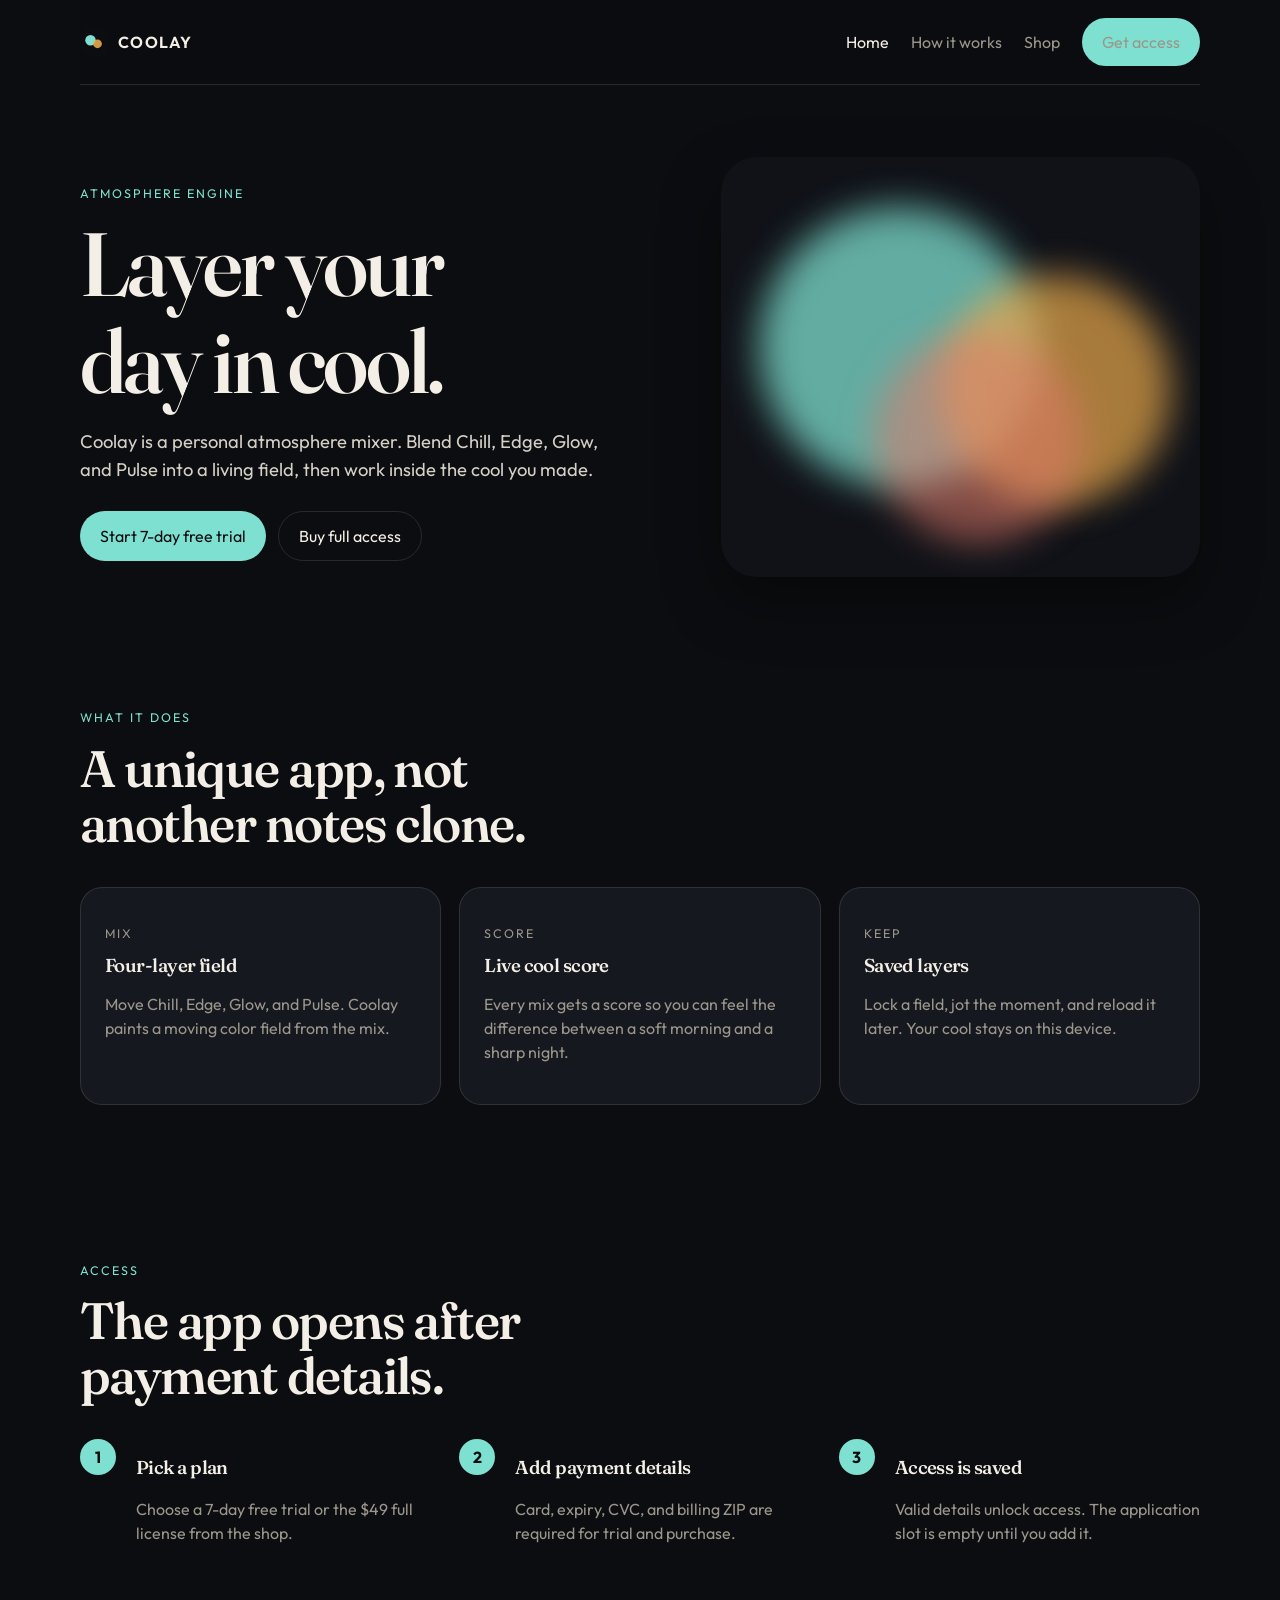
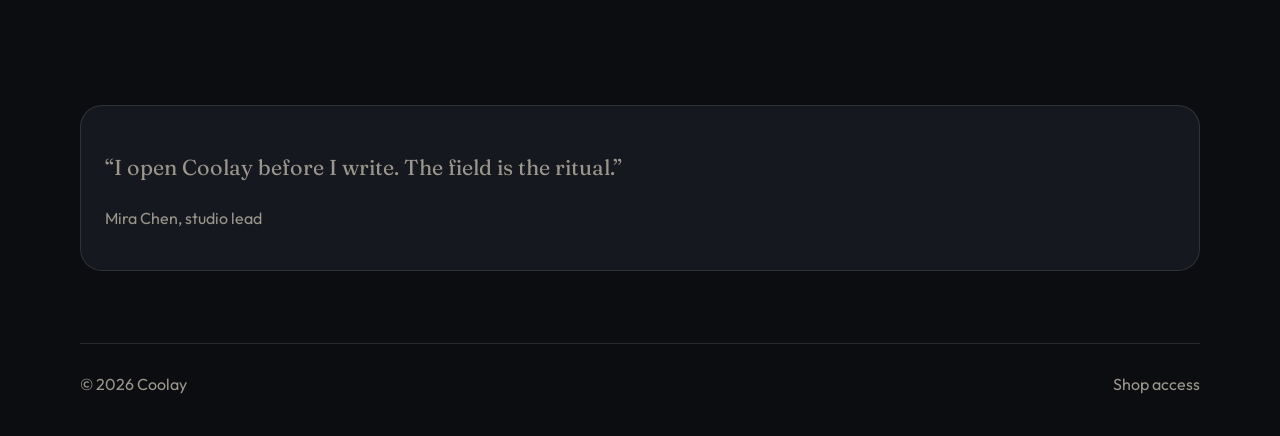
<file: index.html>
<!DOCTYPE html>
<html lang="en">
  <head>
    <meta charset="UTF-8" />
    <meta name="viewport" content="width=device-width, initial-scale=1.0" />
    <title>Coolay — Layer your day in cool</title>
    <link rel="icon" href="assets/favicon.svg" type="image/svg+xml" />
    <link rel="preconnect" href="https://fonts.googleapis.com" />
    <link rel="preconnect" href="https://fonts.gstatic.com" crossorigin />
    <link
      href="https://fonts.googleapis.com/css2?family=Fraunces:opsz,wght@9..144,560&family=Outfit:wght@400;500;650&display=swap"
      rel="stylesheet"
    />
    <link rel="stylesheet" href="assets/css/styles.css" />
  </head>
  <body>
    <div class="wrap">
      <header class="site-header">
        <a class="logo" href="index.html">
          <img class="mark" src="assets/favicon.svg" alt="" />
          Coolay
        </a>
        <button class="nav-toggle" type="button" data-nav-toggle aria-expanded="false" aria-label="Menu">☰</button>
        <nav class="nav-links" data-nav-links>
          <a class="is-active" href="index.html">Home</a>
          <a href="#how">How it works</a>
          <a href="shop.html">Shop</a>
          <a class="btn btn-ice" data-app-link href="shop.html">Get access</a>
        </nav>
      </header>

      <section class="hero">
        <div>
          <p class="kicker">Atmosphere engine</p>
          <h1>Layer your day in cool.</h1>
          <p class="lede">
            Coolay is a personal atmosphere mixer. Blend Chill, Edge, Glow, and Pulse into a living field,
            then work inside the cool you made.
          </p>
          <div class="hero-actions">
            <a class="btn btn-ice" href="checkout.html?plan=trial">Start 7-day free trial</a>
            <a class="btn btn-ghost" href="shop.html">Buy full access</a>
          </div>
        </div>
        <div class="orb" aria-hidden="true">
          <span class="blob blob-a"></span>
          <span class="blob blob-b"></span>
          <span class="blob blob-c"></span>
        </div>
      </section>

      <section class="section" id="product">
        <div class="section-head">
          <p class="kicker">What it does</p>
          <h2>A unique app, not another notes clone.</h2>
        </div>
        <div class="grid-3">
          <article class="card">
            <p class="kicker">Mix</p>
            <h3>Four-layer field</h3>
            <p>Move Chill, Edge, Glow, and Pulse. Coolay paints a moving color field from the mix.</p>
          </article>
          <article class="card">
            <p class="kicker">Score</p>
            <h3>Live cool score</h3>
            <p>Every mix gets a score so you can feel the difference between a soft morning and a sharp night.</p>
          </article>
          <article class="card">
            <p class="kicker">Keep</p>
            <h3>Saved layers</h3>
            <p>Lock a field, jot the moment, and reload it later. Your cool stays on this device.</p>
          </article>
        </div>
      </section>

      <section class="section" id="how">
        <div class="section-head">
          <p class="kicker">Access</p>
          <h2>The app opens after payment details.</h2>
        </div>
        <div class="grid-3 steps">
          <article>
            <h3>Pick a plan</h3>
            <p class="muted">Choose a 7-day free trial or the $49 full license from the shop.</p>
          </article>
          <article>
            <h3>Add payment details</h3>
            <p class="muted">Card, expiry, CVC, and billing ZIP are required for trial and purchase.</p>
          </article>
          <article>
            <h3>Access is saved</h3>
            <p class="muted">Valid details unlock access. The application slot is empty until you add it.</p>
          </article>
        </div>
      </section>

      <section class="section">
        <article class="card">
          <p class="quote">“I open Coolay before I write. The field is the ritual.”</p>
          <p class="muted">Mira Chen, studio lead</p>
        </article>
      </section>

      <footer class="site-footer">
        <span>© <span data-year></span> Coolay</span>
        <a href="shop.html">Shop access</a>
      </footer>
    </div>
    <script src="assets/js/access.js"></script>
    <script src="assets/js/site.js"></script>
  </body>
</html>
</file>
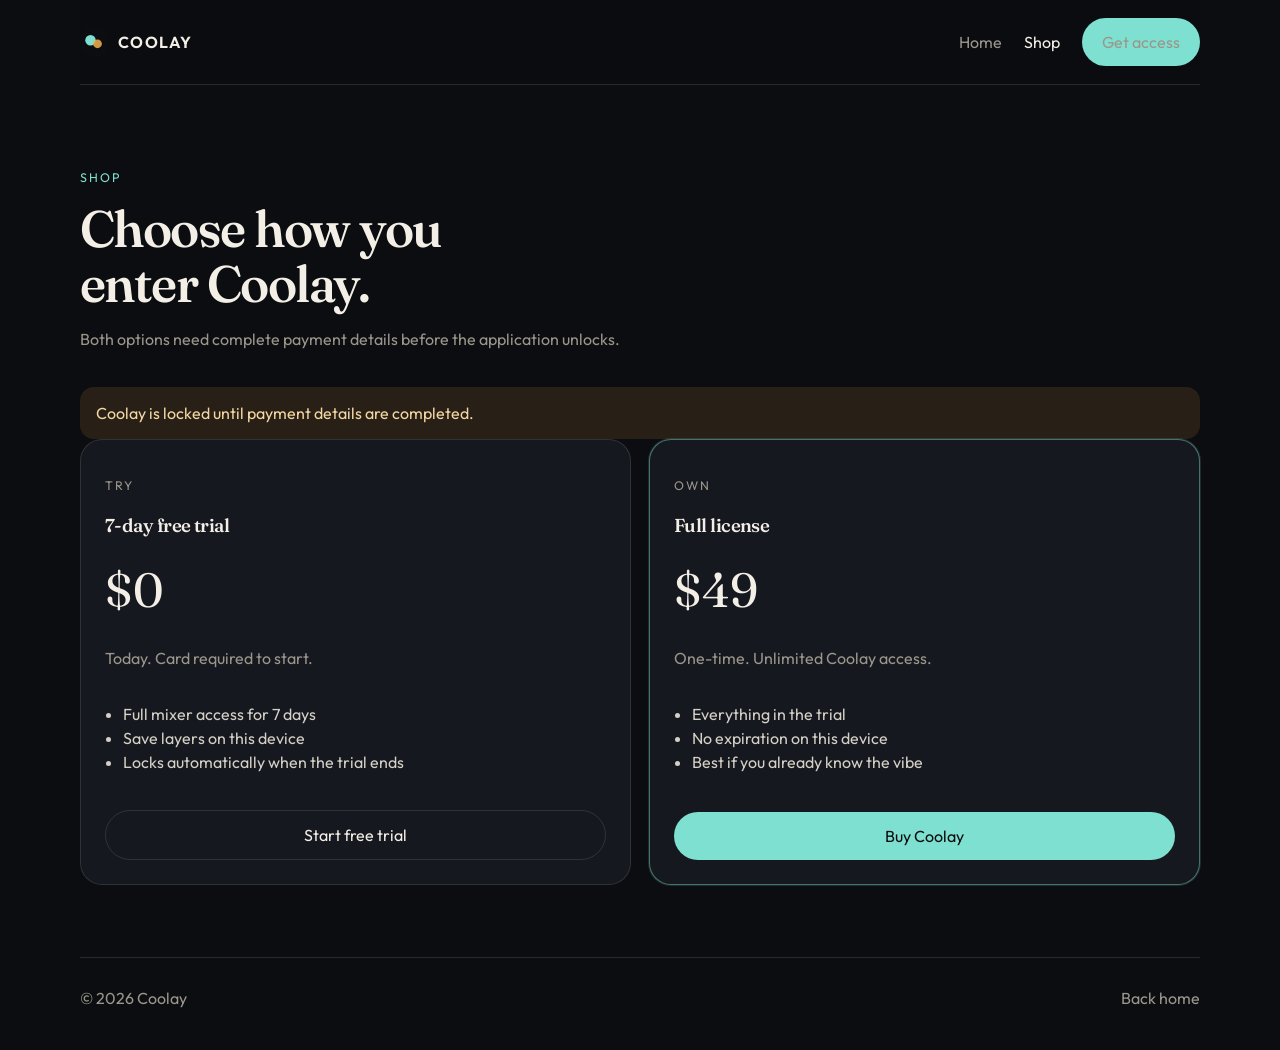
<file: app.html>
<!DOCTYPE html>
<html lang="en">
  <head>
    <meta charset="UTF-8" />
    <meta name="viewport" content="width=device-width, initial-scale=1.0" />
    <title>Coolay</title>
    <link rel="icon" href="assets/favicon.svg" type="image/svg+xml" />
    <link rel="preconnect" href="https://fonts.googleapis.com" />
    <link rel="preconnect" href="https://fonts.gstatic.com" crossorigin />
    <link
      href="https://fonts.googleapis.com/css2?family=Fraunces:opsz,wght@9..144,560&family=Outfit:wght@400;500;650&display=swap"
      rel="stylesheet"
    />
    <link rel="stylesheet" href="assets/css/styles.css" />
  </head>
  <body>
    <div class="app-shell">
      <header class="app-bar">
        <a class="logo" href="index.html">
          <img class="mark" src="assets/favicon.svg" alt="" />
          Coolay
        </a>
        <div class="app-meta">
          <span class="badge" data-plan-badge></span>
          <span data-user></span>
          <button class="btn btn-ghost" type="button" data-sign-out>Sign out</button>
        </div>
      </header>

      <!-- Put the Coolay application inside [data-app-slot]. -->
      <main class="app-slot" data-app-slot></main>
    </div>
    <script src="assets/js/access.js"></script>
    <script src="assets/js/app.js"></script>
  </body>
</html>
</file>
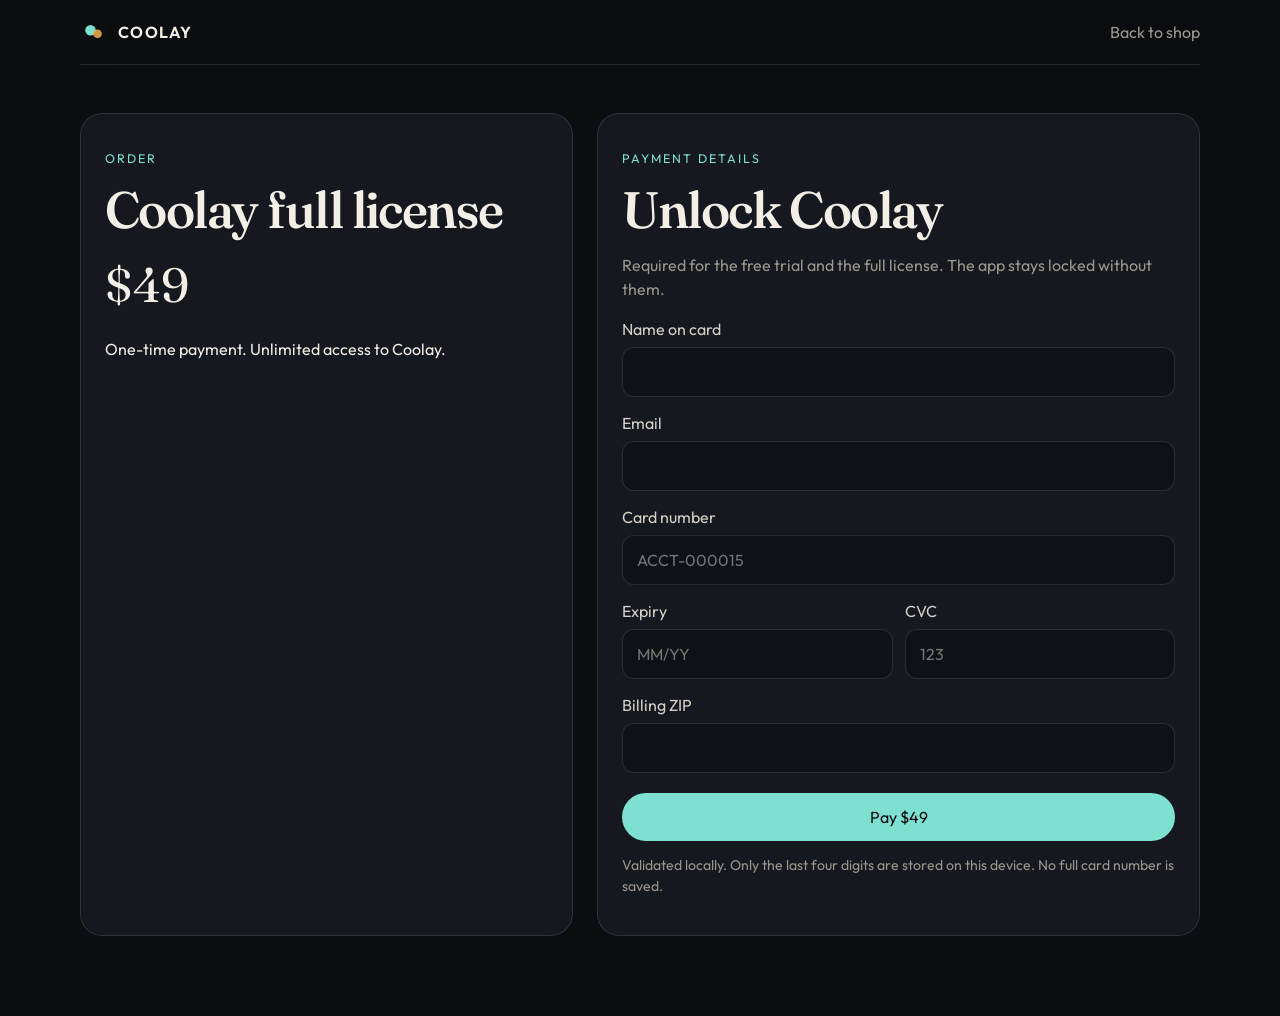
<file: checkout.html>
<!DOCTYPE html>
<html lang="en">
  <head>
    <meta charset="UTF-8" />
    <meta name="viewport" content="width=device-width, initial-scale=1.0" />
    <title>Checkout — Coolay</title>
    <link rel="icon" href="assets/favicon.svg" type="image/svg+xml" />
    <link rel="preconnect" href="https://fonts.googleapis.com" />
    <link rel="preconnect" href="https://fonts.gstatic.com" crossorigin />
    <link
      href="https://fonts.googleapis.com/css2?family=Fraunces:opsz,wght@9..144,560&family=Outfit:wght@400;500;650&display=swap"
      rel="stylesheet"
    />
    <link rel="stylesheet" href="assets/css/styles.css" />
  </head>
  <body>
    <div class="wrap">
      <header class="site-header">
        <a class="logo" href="index.html">
          <img class="mark" src="assets/favicon.svg" alt="" />
          Coolay
        </a>
        <nav class="nav-links">
          <a href="shop.html">Back to shop</a>
        </nav>
      </header>

      <div class="checkout-layout">
        <aside class="checkout-card">
          <p class="kicker">Order</p>
          <h2 data-plan-name>Coolay</h2>
          <div class="price" data-plan-price>$49</div>
          <p data-plan-note>One-time payment. Unlimited access to Coolay.</p>
        </aside>

        <div>
        <form class="checkout-card" data-checkout-form novalidate>
          <p class="kicker">Payment details</p>
          <h2>Unlock Coolay</h2>
          <p class="muted">Required for the free trial and the full license. The app stays locked without them.</p>

          <label for="name">Name on card</label>
          <input id="name" name="name" autocomplete="cc-name" required />

          <label for="email">Email</label>
          <input id="email" name="email" type="email" autocomplete="email" required />

          <label for="card">Card number</label>
          <input id="card" name="card" inputmode="numeric" autocomplete="cc-number" placeholder="ACCT-000015" required />

          <div class="row-2">
            <div>
              <label for="expiry">Expiry</label>
              <input id="expiry" name="expiry" inputmode="numeric" autocomplete="cc-exp" placeholder="MM/YY" required />
            </div>
            <div>
              <label for="cvc">CVC</label>
              <input id="cvc" name="cvc" inputmode="numeric" autocomplete="cc-csc" placeholder="123" required />
            </div>
          </div>

          <label for="zip">Billing ZIP</label>
          <input id="zip" name="zip" inputmode="numeric" autocomplete="postal-code" required />

          <p class="form-error" data-form-error hidden></p>
          <button class="btn btn-ice" type="submit" style="width: 100%; margin-top: 20px">
            <span data-submit-label>Pay $49</span>
          </button>
          <p class="fine">Validated locally. Only the last four digits are stored on this device. No full card number is saved.</p>
        </form>

        <div class="checkout-card" data-checkout-success hidden>
          <p class="kicker">Confirmed</p>
          <h2>Payment details saved</h2>
          <p class="muted">Access is on this device. The application is not linked yet.</p>
        </div>
        </div>
      </div>
    </div>
    <script src="assets/js/access.js"></script>
    <script src="assets/js/checkout.js"></script>
  </body>
</html>
</file>
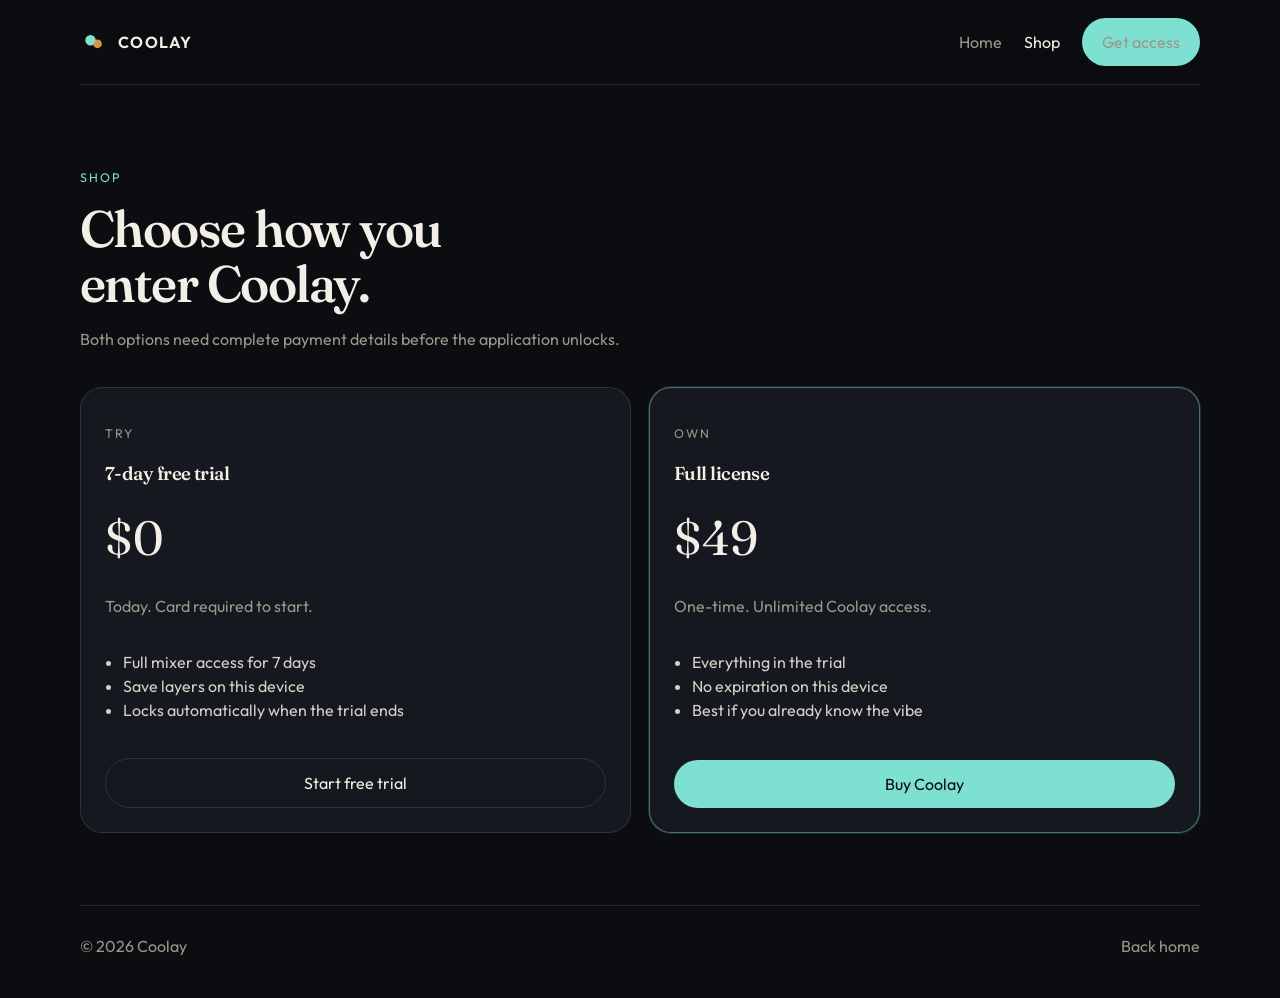
<file: shop.html>
<!DOCTYPE html>
<html lang="en">
  <head>
    <meta charset="UTF-8" />
    <meta name="viewport" content="width=device-width, initial-scale=1.0" />
    <title>Shop Coolay</title>
    <link rel="icon" href="assets/favicon.svg" type="image/svg+xml" />
    <link rel="preconnect" href="https://fonts.googleapis.com" />
    <link rel="preconnect" href="https://fonts.gstatic.com" crossorigin />
    <link
      href="https://fonts.googleapis.com/css2?family=Fraunces:opsz,wght@9..144,560&family=Outfit:wght@400;500;650&display=swap"
      rel="stylesheet"
    />
    <link rel="stylesheet" href="assets/css/styles.css" />
  </head>
  <body>
    <div class="wrap">
      <header class="site-header">
        <a class="logo" href="index.html">
          <img class="mark" src="assets/favicon.svg" alt="" />
          Coolay
        </a>
        <button class="nav-toggle" type="button" data-nav-toggle aria-expanded="false" aria-label="Menu">☰</button>
        <nav class="nav-links" data-nav-links>
          <a href="index.html">Home</a>
          <a class="is-active" href="shop.html">Shop</a>
          <a class="btn btn-ice" data-app-link href="shop.html">Get access</a>
        </nav>
      </header>

      <section class="section">
        <div class="section-head">
          <p class="kicker">Shop</p>
          <h2>Choose how you enter Coolay.</h2>
          <p class="muted">Both options need complete payment details before the application unlocks.</p>
        </div>
        <p class="banner" data-reason hidden></p>
        <div class="grid-2">
          <article class="price-card">
            <p class="kicker">Try</p>
            <h3>7-day free trial</h3>
            <div class="price">$0</div>
            <p>Today. Card required to start.</p>
            <ul>
              <li>Full mixer access for 7 days</li>
              <li>Save layers on this device</li>
              <li>Locks automatically when the trial ends</li>
            </ul>
            <a class="btn btn-ghost" href="checkout.html?plan=trial">Start free trial</a>
          </article>
          <article class="price-card featured">
            <p class="kicker">Own</p>
            <h3>Full license</h3>
            <div class="price">$49</div>
            <p>One-time. Unlimited Coolay access.</p>
            <ul>
              <li>Everything in the trial</li>
              <li>No expiration on this device</li>
              <li>Best if you already know the vibe</li>
            </ul>
            <a class="btn btn-ice" href="checkout.html?plan=full">Buy Coolay</a>
          </article>
        </div>
      </section>

      <footer class="site-footer">
        <span>© <span data-year></span> Coolay</span>
        <a href="index.html">Back home</a>
      </footer>
    </div>
    <script src="assets/js/access.js"></script>
    <script src="assets/js/site.js"></script>
    <script>
      const reason = new URLSearchParams(location.search).get("reason");
      const banner = document.querySelector("[data-reason]");
      if (reason === "locked") {
        banner.hidden = false;
        banner.textContent = "Coolay is locked until payment details are completed.";
      }
      if (reason === "expired") {
        banner.hidden = false;
        banner.textContent = "Your 7-day trial ended. Buy the full license to keep mixing.";
      }
    </script>
  </body>
</html>
</file>
<file: assets/css/styles.css>
:root {
  --ink: #0c0d10;
  --ink-2: #16181f;
  --paper: #f4efe6;
  --muted: #9b968c;
  --ice: #7ee0d0;
  --amber: #e8a84a;
  --rose: #e07a6a;
  --line: rgba(244, 239, 230, 0.12);
  --shadow: 0 24px 60px rgba(0, 0, 0, 0.35);
  --sans: "Outfit", sans-serif;
  --serif: "Fraunces", serif;
  --radius: 22px;
}

* {
  box-sizing: border-box;
}

html,
body {
  margin: 0;
  min-height: 100%;
}

body {
  font-family: var(--sans);
  background: var(--ink);
  color: var(--paper);
  line-height: 1.5;
}

a {
  color: inherit;
  text-decoration: none;
}

img,
svg {
  display: block;
}

button,
input,
textarea {
  font: inherit;
}

.wrap {
  width: min(1120px, calc(100% - 40px));
  margin: 0 auto;
}

.site-header {
  position: sticky;
  top: 0;
  z-index: 10;
  display: flex;
  align-items: center;
  justify-content: space-between;
  gap: 16px;
  padding: 18px 0;
  background: rgba(12, 13, 16, 0.82);
  backdrop-filter: blur(16px);
  border-bottom: 1px solid var(--line);
}

.logo {
  display: flex;
  align-items: center;
  gap: 10px;
  font-weight: 650;
  letter-spacing: 0.08em;
  text-transform: uppercase;
}

.mark {
  width: 28px;
  height: 28px;
}

.nav-links {
  display: flex;
  align-items: center;
  gap: 22px;
}

.nav-links a {
  color: var(--muted);
}

.nav-links a:hover,
.nav-links a.is-active {
  color: var(--paper);
}

.nav-toggle {
  display: none;
  background: none;
  border: 0;
  color: var(--paper);
  padding: 8px;
}

.btn {
  display: inline-flex;
  align-items: center;
  justify-content: center;
  border: 0;
  border-radius: 999px;
  padding: 12px 20px;
  cursor: pointer;
  transition: transform 0.15s ease, background 0.15s ease;
}

.btn:hover {
  transform: translateY(-1px);
}

.btn-ice {
  background: var(--ice);
  color: var(--ink);
}

.btn-ghost {
  background: transparent;
  color: var(--paper);
  border: 1px solid var(--line);
}

.hero {
  display: grid;
  grid-template-columns: 1.1fr 0.9fr;
  gap: 56px;
  align-items: center;
  padding: 72px 0 48px;
}

.kicker {
  color: var(--ice);
  letter-spacing: 0.16em;
  text-transform: uppercase;
  font-size: 0.78rem;
}

h1,
h2,
h3 {
  font-family: var(--serif);
  font-weight: 560;
  letter-spacing: -0.03em;
  line-height: 1.08;
  text-wrap: balance;
}

h1 {
  font-size: clamp(3.2rem, 7vw, 6.2rem);
  margin: 12px 0 16px;
}

h2 {
  font-size: clamp(2rem, 4vw, 3.2rem);
  margin: 0 0 12px;
}

.lede {
  color: #d5d0c6;
  font-size: 1.15rem;
  max-width: 34rem;
}

.hero-actions {
  display: flex;
  flex-wrap: wrap;
  gap: 12px;
  margin-top: 28px;
}

.orb {
  position: relative;
  min-height: 420px;
  border-radius: 36px;
  overflow: hidden;
  background: #101218;
  box-shadow: var(--shadow);
}

.blob {
  position: absolute;
  border-radius: 50%;
  filter: blur(18px);
}

.blob-a {
  width: 280px;
  height: 280px;
  background: var(--ice);
  left: 8%;
  top: 12%;
  opacity: 0.75;
}

.blob-b {
  width: 230px;
  height: 230px;
  background: var(--amber);
  right: 6%;
  top: 28%;
  opacity: 0.7;
}

.blob-c {
  width: 210px;
  height: 210px;
  background: var(--rose);
  left: 32%;
  bottom: 8%;
  opacity: 0.55;
}

.section {
  padding: 72px 0;
}

.section-head {
  max-width: 38rem;
  margin-bottom: 36px;
}

.grid-3,
.grid-2 {
  display: grid;
  gap: 18px;
}

.grid-3 {
  grid-template-columns: repeat(3, 1fr);
}

.grid-2 {
  grid-template-columns: 1fr 1fr;
}

.card,
.price-card,
.checkout-card,
.app-panel {
  background: var(--ink-2);
  border: 1px solid var(--line);
  border-radius: var(--radius);
  padding: 24px;
}

.card h3,
.price-card h3 {
  margin: 8px 0 10px;
}

.muted,
.price-card p,
.card p {
  color: var(--muted);
}

.steps {
  counter-reset: step;
}

.steps article {
  position: relative;
  padding-left: 56px;
}

.steps article::before {
  counter-increment: step;
  content: counter(step);
  position: absolute;
  left: 0;
  top: 0;
  width: 36px;
  height: 36px;
  border-radius: 50%;
  background: var(--ice);
  color: var(--ink);
  display: grid;
  place-items: center;
  font-weight: 700;
}

.quote {
  font-family: var(--serif);
  font-size: 1.35rem;
  color: var(--paper);
}

.price-card {
  display: flex;
  flex-direction: column;
  min-height: 100%;
}

.price-card.featured {
  border-color: rgba(126, 224, 208, 0.45);
  box-shadow: 0 0 0 1px rgba(126, 224, 208, 0.15);
}

.price {
  font-family: var(--serif);
  font-size: 3rem;
  margin: 8px 0 4px;
}

.price-card ul {
  padding-left: 18px;
  color: #d5d0c6;
  flex: 1;
}

.price-card .btn {
  margin-top: 20px;
}

.banner {
  margin: 24px 0 0;
  padding: 14px 16px;
  border-radius: 14px;
  background: rgba(232, 168, 74, 0.12);
  color: #f3d7a2;
}

.checkout-layout {
  display: grid;
  grid-template-columns: 0.9fr 1.1fr;
  gap: 24px;
  padding: 48px 0 80px;
}

label {
  display: block;
  margin: 14px 0 6px;
  color: #d5d0c6;
}

input,
textarea {
  width: 100%;
  border: 1px solid var(--line);
  background: #0f1116;
  color: var(--paper);
  border-radius: 12px;
  padding: 12px 14px;
}

.row-2 {
  display: grid;
  grid-template-columns: 1fr 1fr;
  gap: 12px;
}

.form-error {
  margin: 12px 0 0;
  color: #f0b3aa;
}

.fine {
  margin-top: 14px;
  color: var(--muted);
  font-size: 0.88rem;
}

.app-shell {
  min-height: 100vh;
  display: grid;
  grid-template-rows: auto 1fr;
}

.app-bar {
  display: flex;
  align-items: center;
  justify-content: space-between;
  gap: 16px;
  padding: 16px 22px;
  border-bottom: 1px solid var(--line);
}

.app-meta {
  display: flex;
  align-items: center;
  gap: 14px;
  color: var(--muted);
  font-size: 0.92rem;
}

.badge {
  border-radius: 999px;
  padding: 6px 10px;
  background: rgba(126, 224, 208, 0.14);
  color: var(--ice);
}

.app-slot {
  min-height: calc(100vh - 72px);
}

.site-footer {
  border-top: 1px solid var(--line);
  padding: 28px 0 40px;
  color: var(--muted);
  display: flex;
  justify-content: space-between;
  gap: 16px;
}

@media (max-width: 900px) {
  .hero,
  .grid-3,
  .grid-2,
  .checkout-layout {
    grid-template-columns: 1fr;
  }

  .nav-toggle {
    display: block;
  }

  .nav-links {
    display: none;
    position: absolute;
    top: 68px;
    right: 20px;
    left: 20px;
    flex-direction: column;
    padding: 16px;
    background: var(--ink-2);
    border: 1px solid var(--line);
    border-radius: 16px;
  }

  .nav-links.is-open {
    display: flex;
  }

  .orb {
    min-height: 280px;
  }

  .app-bar {
    flex-wrap: nowrap;
    padding: 12px 14px;
  }

  .app-meta [data-user] {
    display: none;
  }

  .app-bar .btn {
    padding: 8px 12px;
  }
}
</file>
